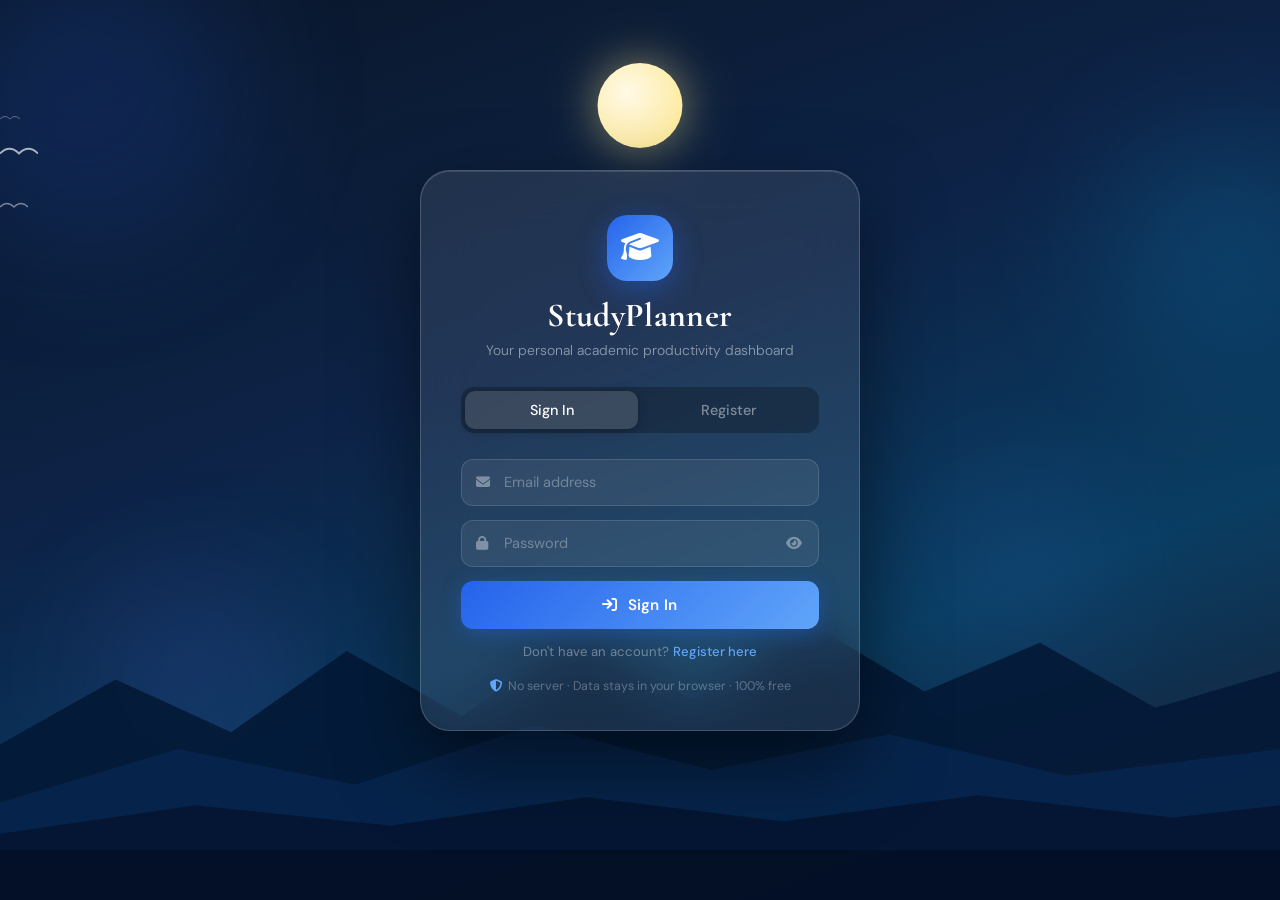
<file: index.html>
<!DOCTYPE html>
<html lang="en">
<head>
  <meta charset="UTF-8" />
  <meta name="viewport" content="width=device-width, initial-scale=1.0" />
  <title>StudyPlanner | Welcome</title>
  <link rel="stylesheet" href="https://cdnjs.cloudflare.com/ajax/libs/font-awesome/6.5.0/css/all.min.css" />
  <style>
    @import url('https://fonts.googleapis.com/css2?family=Cormorant+Garamond:wght@400;600;700&family=DM+Sans:wght@300;400;500&display=swap');

    * { margin:0; padding:0; box-sizing:border-box; }

    body {
      min-height: 100vh;
      font-family: 'DM Sans', sans-serif;
      overflow: hidden;
      display: flex;
      align-items: center;
      justify-content: center;
    }

    .bg-canvas {
      position: fixed;
      inset: 0;
      z-index: 0;
      background: linear-gradient(160deg, #0a1628 0%, #0d2347 40%, #0a3d62 70%, #1a1a2e 100%);
    }

    .orb {
      position: absolute;
      border-radius: 50%;
      filter: blur(70px);
      animation: float-orb var(--dur) ease-in-out infinite;
      opacity: 0.18;
    }
    .orb1 { width:320px;height:320px;background:#2563eb;top:-8%;left:-6%;--dur:9s; }
    .orb2 { width:220px;height:220px;background:#0ea5e9;top:15%;right:-4%;--dur:11s;animation-delay:-4s; }
    .orb3 { width:180px;height:180px;background:#6366f1;bottom:15%;left:8%;--dur:8s;animation-delay:-6s; }
    .orb4 { width:140px;height:140px;background:#3b82f6;bottom:30%;right:15%;--dur:13s;animation-delay:-2s; }

    @keyframes float-orb {
      0%,100% { transform:translate(0,0) scale(1); }
      33% { transform:translate(25px,-25px) scale(1.06); }
      66% { transform:translate(-18px,18px) scale(0.94); }
    }

    .stars { position:absolute;inset:0;overflow:hidden; }
    .star {
      position:absolute;background:white;border-radius:50%;
      animation:twinkle var(--dur) ease-in-out infinite;opacity:0;
    }
    @keyframes twinkle {
      0%,100%{opacity:0;transform:scale(0.8);}
      50%{opacity:var(--op);transform:scale(1.2);}
    }

    .moon {
      position:absolute;top:7%;left:50%;transform:translateX(-50%);
      width:85px;height:85px;
      background:radial-gradient(circle at 35% 35%,#fff9e6,#fde68a);
      border-radius:50%;
      box-shadow:0 0 40px rgba(253,230,138,0.4),0 0 80px rgba(253,230,138,0.2);
      animation:moon-glow 4s ease-in-out infinite;
    }
    @keyframes moon-glow {
      0%,100%{box-shadow:0 0 40px rgba(253,230,138,0.4),0 0 80px rgba(253,230,138,0.2);}
      50%{box-shadow:0 0 60px rgba(253,230,138,0.6),0 0 120px rgba(253,230,138,0.3);}
    }

    .bird {
      position:absolute;
      animation:fly var(--dur) linear infinite;
    }
    @keyframes fly {
      0%{transform:translateX(-80px) translateY(0);opacity:0;}
      8%{opacity:0.7;}
      92%{opacity:0.7;}
      100%{transform:translateX(110vw) translateY(var(--dy));opacity:0;}
    }

    .mountains { position:absolute;bottom:0;left:0;right:0; }

    .login-wrapper {
      position:relative;z-index:10;
      width:100%;max-width:480px;padding:20px;
      animation:card-enter 0.9s cubic-bezier(0.34,1.56,0.64,1) forwards;
    }
    @keyframes card-enter {
      from{opacity:0;transform:translateY(50px) scale(0.93);}
      to{opacity:1;transform:translateY(0) scale(1);}
    }

    .login-card {
      background:rgba(255,255,255,0.09);
      backdrop-filter:blur(28px);
      -webkit-backdrop-filter:blur(28px);
      border:1px solid rgba(255,255,255,0.18);
      border-radius:30px;
      padding:44px 40px 36px;
      box-shadow:0 32px 80px rgba(0,0,0,0.5),inset 0 1px 0 rgba(255,255,255,0.12);
    }

    .card-header { text-align:center;margin-bottom:28px; }

    .logo-icon {
      width:66px;height:66px;
      background:linear-gradient(135deg,#2563eb,#60a5fa);
      border-radius:20px;
      display:inline-flex;align-items:center;justify-content:center;
      font-size:1.9rem;color:white;margin-bottom:14px;
      box-shadow:0 8px 28px rgba(37,99,235,0.45);
      animation:logo-pulse 3s ease-in-out infinite;
    }
    @keyframes logo-pulse {
      0%,100%{box-shadow:0 8px 28px rgba(37,99,235,0.45);}
      50%{box-shadow:0 8px 40px rgba(37,99,235,0.7);}
    }

    .card-header h1 {
      font-family:'Cormorant Garamond',serif;
      font-size:2.1rem;font-weight:700;color:#fff;
      letter-spacing:0.01em;margin-bottom:5px;
    }
    .card-header p { color:rgba(255,255,255,0.5);font-size:0.87rem;font-weight:300; }

    .tabs {
      display:flex;background:rgba(0,0,0,0.25);
      border-radius:13px;padding:4px;margin-bottom:26px;gap:4px;
    }
    .tab-btn {
      flex:1;padding:10px;border:none;background:transparent;
      color:rgba(255,255,255,0.45);
      font-family:'DM Sans',sans-serif;font-size:0.9rem;font-weight:500;
      border-radius:10px;cursor:pointer;transition:all 0.25s ease;
    }
    .tab-btn.active {
      background:rgba(255,255,255,0.14);color:#fff;
      box-shadow:0 2px 10px rgba(0,0,0,0.25);
    }

    .form-panel{display:none;}
    .form-panel.active{display:block;}

    .input-group { position:relative;margin-bottom:14px; }
    .input-group .icon {
      position:absolute;left:15px;top:50%;transform:translateY(-50%);
      color:rgba(255,255,255,0.38);font-size:0.88rem;pointer-events:none;
      z-index:2;
    }
    .input-group input {
      width:100%;padding:13px 44px 13px 42px;
      background:rgba(255,255,255,0.07);
      border:1px solid rgba(255,255,255,0.13);
      border-radius:12px;color:#fff;
      font-family:'DM Sans',sans-serif;font-size:0.91rem;
      outline:none;transition:all 0.25s ease;
    }
    .input-group input::placeholder{color:rgba(255,255,255,0.32);}
    .input-group input:focus {
      border-color:rgba(96,165,250,0.55);
      background:rgba(255,255,255,0.11);
      box-shadow:0 0 0 3px rgba(37,99,235,0.18);
    }

    /* ── EYE TOGGLE ── */
    .eye-toggle {
      position:absolute;right:13px;top:50%;transform:translateY(-50%);
      background:none;border:none;cursor:pointer;
      color:rgba(255,255,255,0.38);font-size:0.88rem;
      padding:4px;z-index:2;
      transition:color 0.2s ease;
      display:flex;align-items:center;justify-content:center;
    }
    .eye-toggle:hover { color:rgba(255,255,255,0.75); }

    .input-row{display:grid;grid-template-columns:1fr 1fr;gap:12px;}

    .submit-btn {
      width:100%;padding:14px;margin-top:6px;
      border:none;border-radius:12px;
      background:linear-gradient(135deg,#2563eb,#60a5fa);
      color:#fff;font-family:'DM Sans',sans-serif;
      font-size:0.95rem;font-weight:600;cursor:pointer;
      letter-spacing:0.02em;
      box-shadow:0 4px 20px rgba(37,99,235,0.4);
      transition:all 0.25s ease;
      display:flex;align-items:center;justify-content:center;gap:10px;
    }
    .submit-btn:hover{transform:translateY(-2px);box-shadow:0 8px 30px rgba(37,99,235,0.6);}
    .submit-btn:active{transform:translateY(0);}

    .switch-text {
      text-align:center;margin-top:14px;
      color:rgba(255,255,255,0.38);font-size:0.82rem;
    }
    .switch-text span{color:#60a5fa;cursor:pointer;font-weight:500;}

    .form-footer {
      text-align:center;margin-top:18px;
      color:rgba(255,255,255,0.3);font-size:0.78rem;
    }
    .form-footer i{color:#60a5fa;margin-right:3px;}

    .err {
      color:#fca5a5;font-size:0.8rem;
      margin-top:-8px;margin-bottom:10px;
      padding-left:4px;display:none;
    }

    @media(max-width:520px){
      .login-card{padding:30px 22px 26px;}
      .input-row{grid-template-columns:1fr;}
    }
  </style>
</head>
<body>

<div class="bg-canvas">
  <div class="orb orb1"></div>
  <div class="orb orb2"></div>
  <div class="orb orb3"></div>
  <div class="orb orb4"></div>
  <div class="stars" id="starsContainer"></div>
  <div class="moon"></div>

  <div class="bird" style="top:16%;--dur:20s;--dy:-25px;">
    <svg width="38" viewBox="0 0 40 20" fill="none"><path d="M0 10 Q10 0 20 10 Q30 0 40 10" stroke="rgba(255,255,255,0.65)" stroke-width="2" fill="none"/></svg>
  </div>
  <div class="bird" style="top:22%;--dur:26s;--dy:18px;animation-delay:7s;">
    <svg width="28" viewBox="0 0 40 20" fill="none"><path d="M0 10 Q10 0 20 10 Q30 0 40 10" stroke="rgba(255,255,255,0.45)" stroke-width="2" fill="none"/></svg>
  </div>
  <div class="bird" style="top:12%;--dur:32s;--dy:-8px;animation-delay:15s;">
    <svg width="20" viewBox="0 0 40 20" fill="none"><path d="M0 10 Q10 0 20 10 Q30 0 40 10" stroke="rgba(255,255,255,0.35)" stroke-width="2" fill="none"/></svg>
  </div>

  <div class="mountains">
    <svg viewBox="0 0 1440 320" preserveAspectRatio="none" style="width:100%;height:260px;display:block;">
      <path d="M0,320 L0,190 L130,110 L260,175 L390,75 L520,155 L650,55 L780,135 L910,40 L1040,125 L1170,65 L1300,145 L1440,100 L1440,320 Z" fill="rgba(4,25,55,0.92)"/>
    </svg>
    <svg viewBox="0 0 1440 320" preserveAspectRatio="none" style="width:100%;height:190px;display:block;margin-top:-190px;">
      <path d="M0,320 L0,240 L200,150 L400,210 L600,110 L800,185 L1000,125 L1200,195 L1440,150 L1440,320 Z" fill="rgba(7,38,78,0.88)"/>
    </svg>
    <svg viewBox="0 0 1440 320" preserveAspectRatio="none" style="width:100%;height:130px;display:block;margin-top:-130px;">
      <path d="M0,320 L0,280 L220,210 L440,260 L660,190 L880,250 L1100,185 L1320,240 L1440,210 L1440,320 Z" fill="rgba(5,22,50,0.95)"/>
    </svg>
    <div style="height:50px;background:rgba(4,16,38,0.98);"></div>
  </div>
</div>

<div class="login-wrapper">
  <div class="login-card">
    <div class="card-header">
      <div class="logo-icon"><i class="fa-solid fa-graduation-cap"></i></div>
      <h1>StudyPlanner</h1>
      <p>Your personal academic productivity dashboard</p>
    </div>

    <div class="tabs">
      <button class="tab-btn active" onclick="switchTab('login')">Sign In</button>
      <button class="tab-btn" onclick="switchTab('register')">Register</button>
    </div>

    <!-- LOGIN PANEL -->
    <div class="form-panel active" id="panel-login">
      <form onsubmit="handleLogin(event)">
        <div class="input-group">
          <span class="icon"><i class="fa-solid fa-envelope"></i></span>
          <input type="email" id="li-email" placeholder="Email address" required />
        </div>
        <div class="input-group">
          <span class="icon"><i class="fa-solid fa-lock"></i></span>
          <input type="password" id="li-pass" placeholder="Password" required />
          <button type="button" class="eye-toggle" onclick="toggleEye('li-pass', this)" aria-label="Show password">
            <i class="fa-solid fa-eye"></i>
          </button>
        </div>
        <p class="err" id="loginErr">Incorrect email or password. Try again.</p>
        <button type="submit" class="submit-btn">
          <i class="fa-solid fa-arrow-right-to-bracket"></i> Sign In
        </button>
      </form>
      <p class="switch-text">Don't have an account? <span onclick="switchTab('register')">Register here</span></p>
    </div>

    <!-- REGISTER PANEL -->
    <div class="form-panel" id="panel-register">
      <form onsubmit="handleRegister(event)">
        <div class="input-row">
          <div class="input-group">
            <span class="icon"><i class="fa-solid fa-user"></i></span>
            <input type="text" id="reg-name" placeholder="Full name" required />
          </div>
          <div class="input-group">
            <span class="icon"><i class="fa-solid fa-envelope"></i></span>
            <input type="email" id="reg-email" placeholder="Email" required />
          </div>
        </div>
        <div class="input-group">
          <span class="icon"><i class="fa-solid fa-lock"></i></span>
          <input type="password" id="reg-pass" placeholder="Create password (min 6 chars)" required minlength="6"/>
          <button type="button" class="eye-toggle" onclick="toggleEye('reg-pass', this)" aria-label="Show password">
            <i class="fa-solid fa-eye"></i>
          </button>
        </div>
        <div class="input-row">
          <div class="input-group">
            <span class="icon"><i class="fa-solid fa-building-columns"></i></span>
            <input type="text" id="reg-uni" placeholder="University" />
          </div>
          <div class="input-group">
            <span class="icon"><i class="fa-solid fa-book"></i></span>
            <input type="text" id="reg-course" placeholder="Course (e.g. CSE)" />
          </div>
        </div>
        <p class="err" id="registerErr">This email is already registered.</p>
        <button type="submit" class="submit-btn">
          <i class="fa-solid fa-user-plus"></i> Create Account
        </button>
      </form>
      <p class="switch-text">Already have an account? <span onclick="switchTab('login')">Sign In</span></p>
    </div>

    <p class="form-footer">
      <i class="fa-solid fa-shield-halved"></i>
      No server · Data stays in your browser · 100% free
    </p>
  </div>
</div>

<script>
  // Stars
  const sc = document.getElementById('starsContainer');
  for (let i = 0; i < 130; i++) {
    const s = document.createElement('div');
    s.className = 'star';
    const sz = Math.random() * 2.5 + 0.8;
    s.style.cssText = `width:${sz}px;height:${sz}px;left:${Math.random()*100}%;top:${Math.random()*72}%;--dur:${2+Math.random()*4}s;--op:${0.3+Math.random()*0.7};animation-delay:${Math.random()*5}s;`;
    sc.appendChild(s);
  }

  // Tab switching
  function switchTab(tab) {
    document.querySelectorAll('.tab-btn').forEach((b,i) => {
      b.classList.toggle('active',(tab==='login'&&i===0)||(tab==='register'&&i===1));
    });
    document.querySelectorAll('.form-panel').forEach(p=>p.classList.remove('active'));
    document.getElementById('panel-'+tab).classList.add('active');
    document.getElementById('loginErr').style.display='none';
    document.getElementById('registerErr').style.display='none';
  }

  // ── PASSWORD EYE TOGGLE ──
  function toggleEye(inputId, btn) {
    const input = document.getElementById(inputId);
    const icon  = btn.querySelector('i');
    if (input.type === 'password') {
      input.type = 'text';
      icon.classList.replace('fa-eye', 'fa-eye-slash');
      btn.setAttribute('aria-label', 'Hide password');
    } else {
      input.type = 'password';
      icon.classList.replace('fa-eye-slash', 'fa-eye');
      btn.setAttribute('aria-label', 'Show password');
    }
  }

  function getUsers(){ return JSON.parse(localStorage.getItem('sp_users')||'[]'); }

  function handleRegister(e) {
    e.preventDefault();
    const name   = document.getElementById('reg-name').value.trim();
    const email  = document.getElementById('reg-email').value.trim().toLowerCase();
    const pass   = document.getElementById('reg-pass').value;
    const uni    = document.getElementById('reg-uni').value.trim()||'Chitkara University';
    const course = document.getElementById('reg-course').value.trim()||'B.E. CSE (AI & ML)';
    const errEl  = document.getElementById('registerErr');
    const users  = getUsers();
    if(users.find(u=>u.email===email)){errEl.style.display='block';return;}
    errEl.style.display='none';
    const user={name,email,pass,uni,course,joinedOn:new Date().toLocaleDateString('en-IN',{year:'numeric',month:'long',day:'numeric'})};
    users.push(user);
    localStorage.setItem('sp_users',JSON.stringify(users));
    localStorage.setItem('sp_loggedIn',JSON.stringify(user));
    window.location.href='home.html';
  }

  function handleLogin(e) {
    e.preventDefault();
    const email=document.getElementById('li-email').value.trim().toLowerCase();
    const pass=document.getElementById('li-pass').value;
    const errEl=document.getElementById('loginErr');
    const user=getUsers().find(u=>u.email===email&&u.pass===pass);
    if(!user){errEl.style.display='block';return;}
    errEl.style.display='none';
    localStorage.setItem('sp_loggedIn',JSON.stringify(user));
    window.location.href='home.html';
  }

  if(localStorage.getItem('sp_loggedIn')) window.location.href='home.html';
</script>
</body>
</html>
</file>
<file: style.css>
@import url('https://fonts.googleapis.com/css2?family=IM+Fell+English:ital@0;1&family=DM+Sans:wght@300;400;500;600&display=swap');

:root {
  --bg:        #060d1a;
  --bg2:       #0a1628;
  --text:      #e2e8f0;
  --muted:     #64748b;
  --primary:   #00b4d8;
  --primary2:  #0077b6;
  --card:      rgba(10,22,40,0.75);
  --border:    rgba(0,180,216,0.15);
  --shadow:    0 8px 32px rgba(0,180,216,0.10);
  --shadow-sm: 0 2px 8px rgba(0,180,216,0.08);
  --danger:    #ef4444;
  --success:   #10b981;
  --warning:   #f59e0b;
  --radius:    16px;
  --radius-sm: 10px;
  --radius-lg: 24px;
  --transition: 0.22s ease;
}

/* ── LIGHT MODE VARIABLES ── */
body.light-mode {
  --bg:     #f0f4f8;
  --bg2:    #e2eaf3;
  --text:   #1a2332;
  --muted:  #5a6a80;
  --card:   rgba(255,255,255,0.85);
  --border: rgba(0,119,182,0.2);
  --shadow: 0 8px 32px rgba(0,119,182,0.08);
  --shadow-sm: 0 2px 8px rgba(0,119,182,0.06);
}

body.light-mode {
  background: var(--bg);
  color: var(--text);
}

body.light-mode .navbar {
  background: rgba(240,244,248,0.92);
  border-bottom: 1px solid var(--border);
}

body.light-mode .glass-card,
body.light-mode .feature-card,
body.light-mode .stat-card {
  background: rgba(255,255,255,0.9);
  border-color: var(--border);
}

body.light-mode .task-card {
  background: rgba(255,255,255,0.95);
  border-color: var(--border);
}

body.light-mode .footer {
  background: rgba(220,230,242,0.95);
}

body.light-mode .hero-title,
body.light-mode .hero-bold,
body.light-mode h1, body.light-mode h2, body.light-mode h3 {
  color: var(--text);
}

body.light-mode input,
body.light-mode textarea,
body.light-mode select {
  background: rgba(0,119,182,0.04);
  color: var(--text);
  border-color: var(--border);
}

body.light-mode #particleCanvas {
  opacity: 0.3;
}

*,
*::before,
*::after {
  margin: 0;
  padding: 0;
  box-sizing: border-box;
}

html {
  scroll-behavior: smooth;
}

body {
  font-family: 'DM Sans', system-ui, sans-serif;
  color: var(--text);
  background: var(--bg);
  min-height: 100vh;
  overflow-x: hidden;
  transition: background 0.3s ease, color 0.3s ease;
}

a {
  text-decoration: none;
  color: inherit;
}

h1, h2, h3,
.logo span,
.page-banner h1,
.section-heading h2 {
  font-family: 'IM Fell English', 'Bell MT', Georgia, serif;
}

/* ── PARTICLE CANVAS ── */
#particleCanvas {
  position: fixed;
  top: 0;
  left: 0;
  width: 100%;
  height: 100%;
  z-index: 0;
  pointer-events: none;
}

/* All page content above canvas */
.navbar,
section,
footer {
  position: relative;
  z-index: 1;
}

/* ── NAVBAR ── */
.navbar {
  position: sticky;
  top: 0;
  z-index: 999;
  display: flex;
  justify-content: space-between;
  align-items: center;
  padding: 14px 7%;
  background: rgba(6,13,26,0.85);
  backdrop-filter: blur(20px);
  -webkit-backdrop-filter: blur(20px);
  border-bottom: 1px solid var(--border);
  transition: background 0.3s ease;
}

.logo {
  display: flex;
  align-items: center;
  gap: 10px;
  color: var(--primary);
  font-weight: 700;
  font-size: 1.15rem;
}

.logo i {
  font-size: 1.3rem;
}

.nav-links {
  list-style: none;
  display: flex;
  gap: 4px;
}

.nav-links a {
  color: var(--muted);
  font-weight: 500;
  font-size: 0.88rem;
  padding: 8px 13px;
  border-radius: var(--radius-sm);
  transition: all var(--transition);
}

.nav-links a:hover,
.nav-links a.active-link {
  color: var(--primary);
  background: rgba(0,180,216,0.08);
}

.nav-user {
  display: flex;
  align-items: center;
  gap: 8px;
  background: rgba(0,180,216,0.08);
  padding: 7px 14px;
  border-radius: 999px;
  font-size: 0.85rem;
  font-weight: 500;
  color: var(--primary);
  border: 1px solid var(--border);
}

.theme-btn {
  border: none;
  background: rgba(0,180,216,0.15);
  color: var(--primary);
  width: 38px;
  height: 38px;
  border-radius: 11px;
  cursor: pointer;
  font-size: 0.95rem;
  display: flex;
  align-items: center;
  justify-content: center;
  transition: all var(--transition);
  margin-left: 10px;
  border: 1px solid var(--border);
}

.theme-btn:hover {
  background: var(--primary);
  color: #fff;
}

.logout-btn {
  border: none;
  background: transparent;
  color: var(--muted);
  padding: 7px 12px;
  border-radius: var(--radius-sm);
  cursor: pointer;
  font-size: 0.85rem;
  font-family: inherit;
  transition: all var(--transition);
  display: flex;
  align-items: center;
  gap: 6px;
}

.logout-btn:hover {
  color: var(--danger);
  background: rgba(239,68,68,0.08);
}

/* ── HERO ── */
.hero {
  padding: 70px 7% 80px;
  min-height: 88vh;
  display: grid;
  grid-template-columns: 1.1fr 1fr;
  gap: 48px;
  align-items: center;
}

.small-tag {
  display: inline-flex;
  align-items: center;
  gap: 6px;
  margin-bottom: 18px;
  padding: 6px 14px;
  background: rgba(0,180,216,0.10);
  color: var(--primary);
  border-radius: 999px;
  font-weight: 600;
  font-size: 0.82rem;
  border: 1px solid rgba(0,180,216,0.2);
}

/* ── HERO BOLD TITLE — FIXED: moved outside media query ── */
.hero-title {
  font-size: 4rem;
  font-weight: normal;
  line-height: 1.1;
  letter-spacing: 0.01em;
  margin-bottom: 20px;
  color: #fff;
  font-family: 'IM Fell English', serif;
}

.hero-highlight {
  color: var(--primary);
  text-shadow: 0 0 40px rgba(0,180,216,0.5);
  font-style: italic;
}

.hero-bold {
  font-weight: 800;
  font-family: 'DM Sans', sans-serif;
  font-size: 4.5rem;
  letter-spacing: -0.02em;
  color: #fff;
}

.hero-sub {
  color: var(--muted);
  font-size: 1.05rem;
  line-height: 1.8;
  max-width: 500px;
  margin-bottom: 24px;
}

.hero-sub strong {
  color: var(--text);
  font-weight: 600;
}

/* Hero live stats */
.hero-stats-row {
  display: flex;
  align-items: center;
  gap: 20px;
  margin-bottom: 28px;
}

.hero-stat {
  display: flex;
  flex-direction: column;
  align-items: center;
}

.hero-stat-num {
  font-size: 1.6rem;
  font-weight: 700;
  color: var(--primary);
  font-family: 'IM Fell English', serif;
  text-shadow: 0 0 20px rgba(0,180,216,0.4);
  line-height: 1;
}

.hero-stat-label {
  font-size: 0.72rem;
  color: var(--muted);
  text-transform: uppercase;
  letter-spacing: 0.06em;
  margin-top: 3px;
}

.hero-stat-divider {
  width: 1px;
  height: 36px;
  background: rgba(0,180,216,0.2);
}

.hero > .hero-text > p {
  color: var(--muted);
  font-size: 1.05rem;
  line-height: 1.75;
  max-width: 520px;
  margin-bottom: 30px;
}

.hero-buttons {
  display: flex;
  gap: 14px;
  flex-wrap: wrap;
}

.hero-image img {
  width: 100%;
  border-radius: var(--radius-lg);
  box-shadow: 0 8px 40px rgba(0,180,216,0.2);
  object-fit: cover;
  transition: transform 0.4s ease;
  border: 1px solid var(--border);
}

.hero-image img:hover {
  transform: scale(1.02);
}

/* ── BUTTONS ── */
.primary-btn,
.secondary-btn,
.danger-btn {
  padding: 11px 22px;
  border-radius: var(--radius-sm);
  border: none;
  cursor: pointer;
  font-weight: 600;
  font-size: 0.92rem;
  font-family: inherit;
  transition: all var(--transition);
  display: inline-flex;
  align-items: center;
  gap: 8px;
}

.primary-btn {
  background: linear-gradient(135deg, var(--primary2), var(--primary));
  color: #fff;
  box-shadow: 0 4px 20px rgba(0,180,216,0.3);
}

.primary-btn:hover {
  transform: translateY(-2px);
  box-shadow: 0 6px 28px rgba(0,180,216,0.5);
}

.secondary-btn {
  background: rgba(0,180,216,0.08);
  color: var(--primary);
  border: 1px solid rgba(0,180,216,0.25);
}

.secondary-btn:hover {
  background: rgba(0,180,216,0.15);
  transform: translateY(-1px);
}

.danger-btn {
  background: var(--danger);
  color: #fff;
}

.danger-btn:hover {
  transform: translateY(-1px);
  filter: brightness(1.1);
}

.inline-btn {
  width: fit-content;
}

/* ── CARDS ── */
.feature-card,
.glass-card,
.stat-card {
  background: var(--card);
  backdrop-filter: blur(16px);
  -webkit-backdrop-filter: blur(16px);
  border: 1px solid var(--border);
  border-radius: var(--radius-lg);
  box-shadow: var(--shadow);
  padding: 24px 26px;
  transition: transform var(--transition), box-shadow var(--transition);
}

.feature-card:hover,
.glass-card:hover {
  transform: translateY(-3px);
  box-shadow: 0 16px 40px rgba(0,180,216,0.15);
  border-color: rgba(0,180,216,0.3);
}

.feature-card {
  text-align: center;
}

.feature-card i,
.social-card i {
  font-size: 2rem;
  color: var(--primary);
  margin-bottom: 12px;
  display: block;
  text-shadow: 0 0 20px rgba(0,180,216,0.5);
}

.feature-card h3 {
  margin-bottom: 8px;
  font-weight: 600;
  color: #fff;
}

.feature-card p,
.glass-card p,
.stat-card p,
.social-card p {
  color: var(--muted);
  line-height: 1.6;
}

/* ── SECTIONS ── */
.features-section,
.preview-section,
.dashboard-section,
.profile-section,
.settings-section,
.contact-section,
.about-section {
  padding: 50px 7% 70px;
}

.section-heading,
.page-banner {
  text-align: center;
  margin-bottom: 36px;
}

.section-heading h2,
.page-banner h1 {
  font-size: 2.2rem;
  font-weight: normal;
  letter-spacing: 0.01em;
  margin-bottom: 10px;
  color: var(--text);
}

.section-heading p,
.page-banner p {
  color: var(--muted);
  font-size: 1rem;
}

/* ── GRIDS ── */
.features-grid {
  display: grid;
  gap: 22px;
  grid-template-columns: repeat(3, 1fr);
}

.stats-grid {
  display: grid;
  gap: 16px;
  grid-template-columns: repeat(4, 1fr);
  margin-bottom: 24px;
}

.contact-grid {
  display: grid;
  gap: 18px;
  grid-template-columns: repeat(3, 1fr);
  margin-bottom: 28px;
}

.two-col-section {
  display: grid;
  gap: 22px;
  grid-template-columns: repeat(2, 1fr);
}

.footer-grid {
  display: grid;
  gap: 30px;
  grid-template-columns: 1.4fr 1fr 1fr;
}

/* ── STAT CARDS ── */
.stat-card {
  text-align: center;
}

.stat-card h3 {
  color: var(--primary);
  font-size: 2rem;
  font-family: 'IM Fell English', serif;
  font-weight: normal;
  margin-bottom: 6px;
  text-shadow: 0 0 20px rgba(0,180,216,0.4);
}

/* ── PLANNER LAYOUT ── */
.planner-layout {
  display: grid;
  grid-template-columns: 1fr 1fr;
  gap: 22px;
  margin-bottom: 22px;
}

.side-column {
  display: flex;
  flex-direction: column;
  gap: 22px;
}

/* ── COMPACT TASK FORM ── */
.task-form-compact {
  display: flex;
  flex-direction: column;
  gap: 12px;
}

.task-form-compact input[type="text"],
.task-form-compact input[type="date"],
.task-form-compact select {
  width: 100%;
  padding: 13px 16px;
  border-radius: var(--radius-sm);
  border: 1px solid var(--border);
  background: rgba(0,180,216,0.05);
  font-family: inherit;
  font-size: 0.95rem;
  color: var(--text);
  margin: 0;
  outline: none;
  transition: border-color var(--transition), box-shadow var(--transition);
}

.task-form-compact input:focus,
.task-form-compact select:focus {
  border-color: var(--primary);
  box-shadow: 0 0 0 3px rgba(0,180,216,0.15);
}

.form-inline-row {
  display: grid;
  grid-template-columns: 1fr 1fr;
  gap: 10px;
}

/* ── GENERAL INPUTS ── */
input,
textarea,
select {
  width: 100%;
  padding: 13px 16px;
  border-radius: var(--radius-sm);
  border: 1px solid var(--border);
  background: rgba(0,180,216,0.05);
  font-family: inherit;
  font-size: 0.95rem;
  color: var(--text);
  margin-bottom: 14px;
  outline: none;
  transition: border-color var(--transition), box-shadow var(--transition);
}

input:focus,
textarea:focus,
select:focus {
  border-color: var(--primary);
  box-shadow: 0 0 0 3px rgba(0,180,216,0.15);
}

input::placeholder,
textarea::placeholder {
  color: var(--muted);
}

textarea {
  min-height: 95px;
  resize: vertical;
}

.form-row {
  display: flex;
  gap: 12px;
}

/* ── FILTER BUTTONS ── */
.filter-buttons {
  display: flex;
  gap: 8px;
  flex-wrap: wrap;
  margin-bottom: 14px;
}

.filterBtn {
  border: 1px solid var(--border);
  padding: 8px 16px;
  border-radius: 999px;
  cursor: pointer;
  background: rgba(0,180,216,0.05);
  color: var(--primary);
  font-weight: 600;
  font-size: 0.85rem;
  font-family: inherit;
  transition: all var(--transition);
}

.filterBtn.active,
.filterBtn:hover {
  background: var(--primary);
  color: #fff;
  border-color: var(--primary);
}

/* ── PROGRESS BAR ── */
.progress-bar {
  width: 100%;
  height: 10px;
  border-radius: 999px;
  background: rgba(0,180,216,0.1);
  overflow: hidden;
  margin-bottom: 10px;
}

#progressFill {
  height: 100%;
  width: 0%;
  background: linear-gradient(90deg, var(--primary2), var(--primary));
  border-radius: 999px;
  transition: width 0.5s ease;
  box-shadow: 0 0 10px rgba(0,180,216,0.5);
}

#progressText,
#countdownText {
  color: var(--muted);
  font-size: 0.88rem;
}

/* ── TASK CARDS ── */
.task-list {
  display: grid;
  gap: 12px;
}

@keyframes slideIn {
  from { opacity: 0; transform: translateY(-10px); }
  to   { opacity: 1; transform: translateY(0); }
}

.task-card {
  background: rgba(6,13,26,0.8);
  border: 1px solid var(--border);
  border-left: 3px solid var(--primary);
  padding: 16px 18px;
  border-radius: var(--radius);
  transition: transform var(--transition), box-shadow var(--transition);
  animation: slideIn 0.25s ease forwards;
}

body.light-mode .task-card {
  background: rgba(255,255,255,0.9);
}

.task-card:hover {
  transform: translateY(-2px);
  box-shadow: 0 8px 30px rgba(0,180,216,0.15);
  border-color: rgba(0,180,216,0.3);
}

.task-card.high   { border-left-color: #e2e8f0; }
.task-card.medium { border-left-color: #64748b; }
.task-card.low    { border-left-color: #334155; }

.task-card.completed {
  opacity: 0.5;
}

.task-card.completed h4 {
  text-decoration: line-through;
  color: var(--muted);
}

.task-card h4 {
  margin-bottom: 5px;
  font-weight: 600;
  font-size: 0.97rem;
  color: var(--text);
}

.task-card p {
  color: var(--muted);
  margin-bottom: 5px;
  font-size: 0.88rem;
  line-height: 1.5;
}

/* ── PRIORITY SYMBOL ── */
.priority-symbol {
  display: inline-flex;
  align-items: center;
  gap: 5px;
  font-size: 0.78rem;
  font-weight: 600;
  color: var(--primary);
  letter-spacing: 0.02em;
}

/* ── URGENCY BADGES ── */
.urgency-badge {
  display: inline-block;
  padding: 2px 9px;
  border-radius: 999px;
  font-size: 0.73rem;
  font-weight: 600;
  margin-left: 6px;
}

.urgency-overdue  { background: rgba(239,68,68,0.15);  color: #f87171; }
.urgency-critical { background: rgba(249,115,22,0.15); color: #fb923c; }
.urgency-warning  { background: rgba(245,158,11,0.15); color: #fbbf24; }
.urgency-safe     { background: rgba(0,180,216,0.15);  color: #00b4d8; }

/* ── BADGES ── */
.badges {
  display: flex;
  gap: 8px;
  flex-wrap: wrap;
  margin: 8px 0 10px;
  align-items: center;
}

.badge {
  padding: 3px 10px;
  border-radius: 999px;
  font-size: 0.75rem;
  font-weight: 600;
}

.badge.status         { background: rgba(16,185,129,0.15); color: #34d399; }
.badge.status.pending { background: rgba(245,158,11,0.15); color: #fbbf24; }

/* ── TASK ACTIONS ── */
.task-actions {
  display: flex;
  gap: 7px;
  flex-wrap: wrap;
  margin-top: 10px;
}

.task-actions button {
  border: none;
  padding: 7px 14px;
  border-radius: var(--radius-sm);
  cursor: pointer;
  color: #fff;
  font-weight: 600;
  font-size: 0.82rem;
  font-family: inherit;
  transition: all var(--transition);
}

.task-actions button:hover {
  transform: translateY(-1px);
  filter: brightness(1.15);
}

.complete-btn { background: rgba(16,185,129,0.7);  border: 1px solid #10b981; }
.edit-btn     { background: rgba(245,158,11,0.7);  border: 1px solid #f59e0b; }
.delete-btn   { background: rgba(239,68,68,0.7);   border: 1px solid #ef4444; }

/* ── MOTIVATION GRAPH ── */
.motivation-graph-wrap {
  position: relative;
  width: 100%;
  height: 200px;
}

#motivationCanvas {
  width: 100%;
  height: 100%;
  display: block;
}

.graph-label {
  text-align: center;
  font-size: 0.75rem;
  color: var(--muted);
  margin-top: 6px;
  letter-spacing: 0.08em;
  text-transform: uppercase;
}

/* ── PROFILE ── */
.profile-section {
  display: grid;
  grid-template-columns: 0.85fr 1.15fr;
  gap: 24px;
}

.profile-card {
  text-align: center;
}

.profile-photo-wrap {
  position: relative;
  width: 160px;
  height: 160px;
  margin: 0 auto 18px;
  cursor: pointer;
}

.profile-photo-circle {
  width: 160px;
  height: 160px;
  border-radius: 50%;
  border: 2px dashed rgba(0,180,216,0.4);
  display: flex;
  flex-direction: column;
  align-items: center;
  justify-content: center;
  background: rgba(0,180,216,0.05);
  transition: all var(--transition);
  overflow: hidden;
  position: relative;
}

.profile-photo-circle:hover {
  border-color: var(--primary);
  background: rgba(0,180,216,0.10);
  box-shadow: 0 0 20px rgba(0,180,216,0.2);
}

.profile-photo-circle img {
  width: 100%;
  height: 100%;
  object-fit: cover;
  border-radius: 50%;
  display: none;
}

.profile-photo-circle .add-photo-text {
  display: flex;
  flex-direction: column;
  align-items: center;
  gap: 6px;
  color: var(--primary);
}

.profile-photo-circle .add-photo-text i {
  font-size: 1.8rem;
  opacity: 0.7;
}

.profile-photo-circle .add-photo-text span {
  font-size: 0.8rem;
  font-weight: 500;
  opacity: 0.8;
}

.profile-photo-circle input[type="file"] {
  position: absolute;
  inset: 0;
  opacity: 0;
  cursor: pointer;
  width: 100%;
  height: 100%;
  margin: 0;
  padding: 0;
  border: none;
}

.role-text {
  color: var(--primary);
  font-weight: 600;
  margin-bottom: 10px;
  text-shadow: 0 0 15px rgba(0,180,216,0.3);
}

.profile-details {
  display: grid;
  gap: 18px;
}

.clean-list {
  padding-left: 18px;
  color: var(--muted);
}

.clean-list li {
  margin-bottom: 9px;
  line-height: 1.6;
}

.tag-wrap {
  display: flex;
  gap: 10px;
  flex-wrap: wrap;
}

.tag {
  background: rgba(0,180,216,0.08);
  color: var(--primary);
  padding: 6px 14px;
  border-radius: 999px;
  font-weight: 600;
  font-size: 0.86rem;
  border: 1px solid rgba(0,180,216,0.2);
}

/* ── SETTINGS ── */
.about-section,
.settings-section {
  max-width: 820px;
  margin: 0 auto;
}

.settings-box {
  display: grid;
  gap: 12px;
}

.settings-box label {
  display: flex;
  align-items: center;
  gap: 10px;
  color: var(--text);
  font-weight: 500;
  cursor: pointer;
  padding: 12px 16px;
  border-radius: var(--radius-sm);
  background: rgba(0,180,216,0.04);
  border: 1px solid var(--border);
  transition: background var(--transition);
}

.settings-box label:hover {
  background: rgba(0,180,216,0.08);
  border-color: rgba(0,180,216,0.3);
}

.settings-box input[type="checkbox"] {
  width: 17px;
  height: 17px;
  margin: 0;
  accent-color: var(--primary);
  cursor: pointer;
}

/* ── CONTACT ── */
.social-card {
  text-align: center;
}

.social-card h3 {
  margin-bottom: 5px;
  font-weight: 600;
  color: var(--text);
}

.contact-form textarea {
  min-height: 120px;
}

.form-card h2 {
  margin-bottom: 18px;
}

/* ── ABOUT ── */
.about-section .glass-card {
  margin-bottom: 0;
}

.about-section .glass-card h2 {
  font-size: 1.25rem;
  margin-bottom: 12px;
  color: var(--primary);
  text-shadow: 0 0 15px rgba(0,180,216,0.3);
}

/* ── FOOTER ── */
.footer {
  margin-top: 30px;
  padding: 48px 7%;
  background: rgba(4,10,20,0.95);
  border-top: 1px solid var(--border);
  color: #fff;
}

.footer-grid {
  gap: 34px;
}

.footer h3 {
  font-size: 1.1rem;
  margin-bottom: 14px;
  color: var(--primary);
}

.footer h4 {
  margin-bottom: 13px;
  font-weight: 600;
  color: rgba(255,255,255,0.4);
  text-transform: uppercase;
  font-size: 0.78rem;
  letter-spacing: 0.05em;
  font-family: 'DM Sans', sans-serif;
}

.footer p,
.footer a {
  color: rgba(255,255,255,0.5);
  font-size: 0.88rem;
  line-height: 1.7;
}

.footer a {
  display: flex;
  align-items: center;
  gap: 8px;
  margin-bottom: 10px;
  transition: color var(--transition);
}

.footer a:hover {
  color: var(--primary);
}

.copyright {
  text-align: center;
  margin-top: 28px;
  color: rgba(255,255,255,0.25);
  font-size: 0.82rem;
  border-top: 1px solid rgba(0,180,216,0.08);
  padding-top: 22px;
}

/* ── EMPTY STATE ── */
.empty-state {
  text-align: center;
  padding: 44px 20px;
  color: var(--muted);
}

.empty-state i {
  font-size: 2.8rem;
  margin-bottom: 14px;
  display: block;
  opacity: 0.3;
  color: var(--primary);
}

.empty-state p {
  font-size: 0.95rem;
}

/* ── TOAST ── */
.toast {
  position: fixed;
  bottom: 26px;
  right: 26px;
  background: rgba(0,180,216,0.15);
  color: var(--primary);
  border: 1px solid var(--border);
  padding: 12px 20px;
  border-radius: var(--radius-sm);
  font-weight: 600;
  font-size: 0.88rem;
  backdrop-filter: blur(10px);
  z-index: 9999;
  animation: toastIn 0.3s ease forwards;
}

@keyframes toastIn {
  from { opacity: 0; transform: translateY(16px); }
  to   { opacity: 1; transform: translateY(0); }
}

/* ── RESPONSIVE ── */
@media (max-width: 992px) {
  .hero,
  .features-grid,
  .stats-grid,
  .planner-layout,
  .profile-section,
  .contact-grid,
  .two-col-section,
  .footer-grid {
    grid-template-columns: 1fr;
  }

  .nav-links {
    display: none;
  }

  .hero-title { font-size: 2.8rem; }
  .hero-bold  { font-size: 3.2rem; }

  .hero {
    min-height: auto;
    padding: 50px 7%;
  }
}

@media (max-width: 600px) {
  .navbar,
  .hero,
  .features-section,
  .preview-section,
  .dashboard-section,
  .profile-section,
  .settings-section,
  .contact-section,
  .about-section,
  .footer {
    padding-left: 5%;
    padding-right: 5%;
  }

  .form-row,
  .form-inline-row {
    flex-direction: column;
  }

  .hero-title { font-size: 2.2rem; }
  .hero-bold  { font-size: 2.6rem; }

  .section-heading h2,
  .page-banner h1 {
    font-size: 1.8rem;
  }
}
</file>
